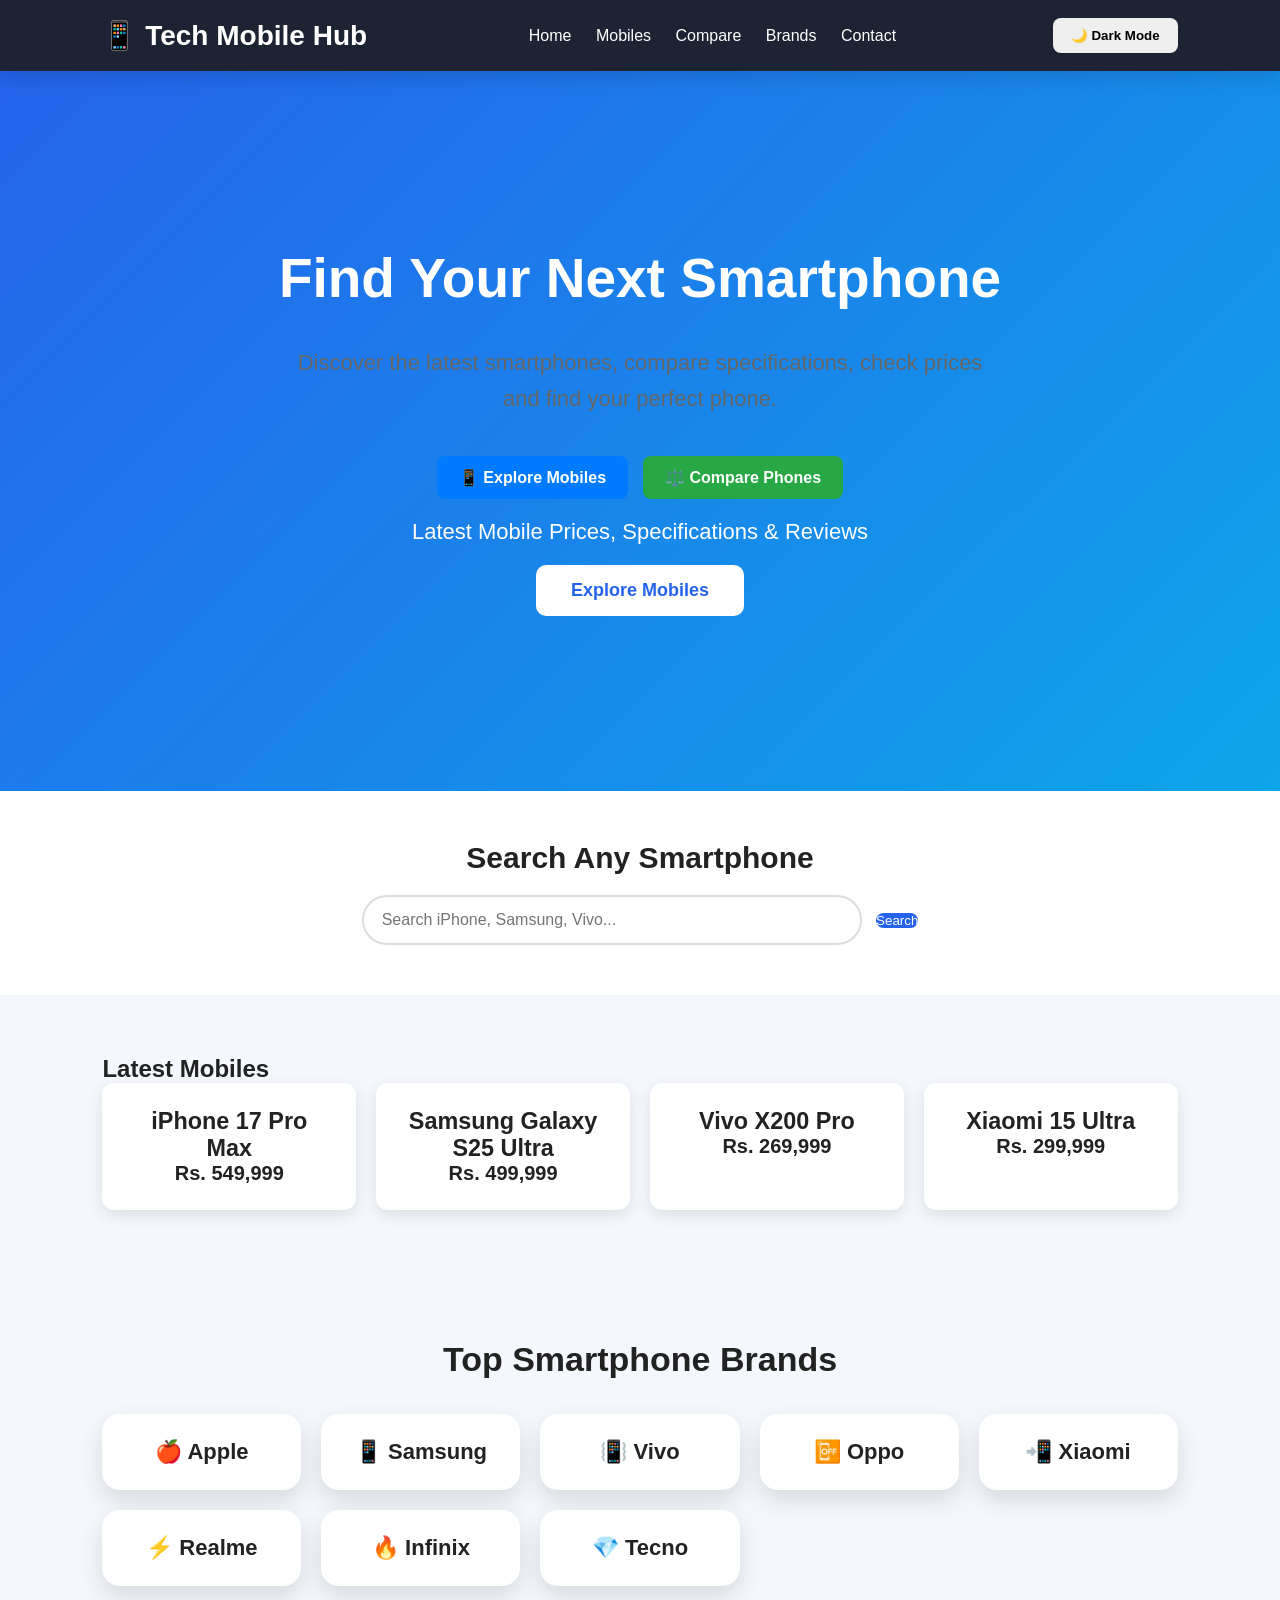
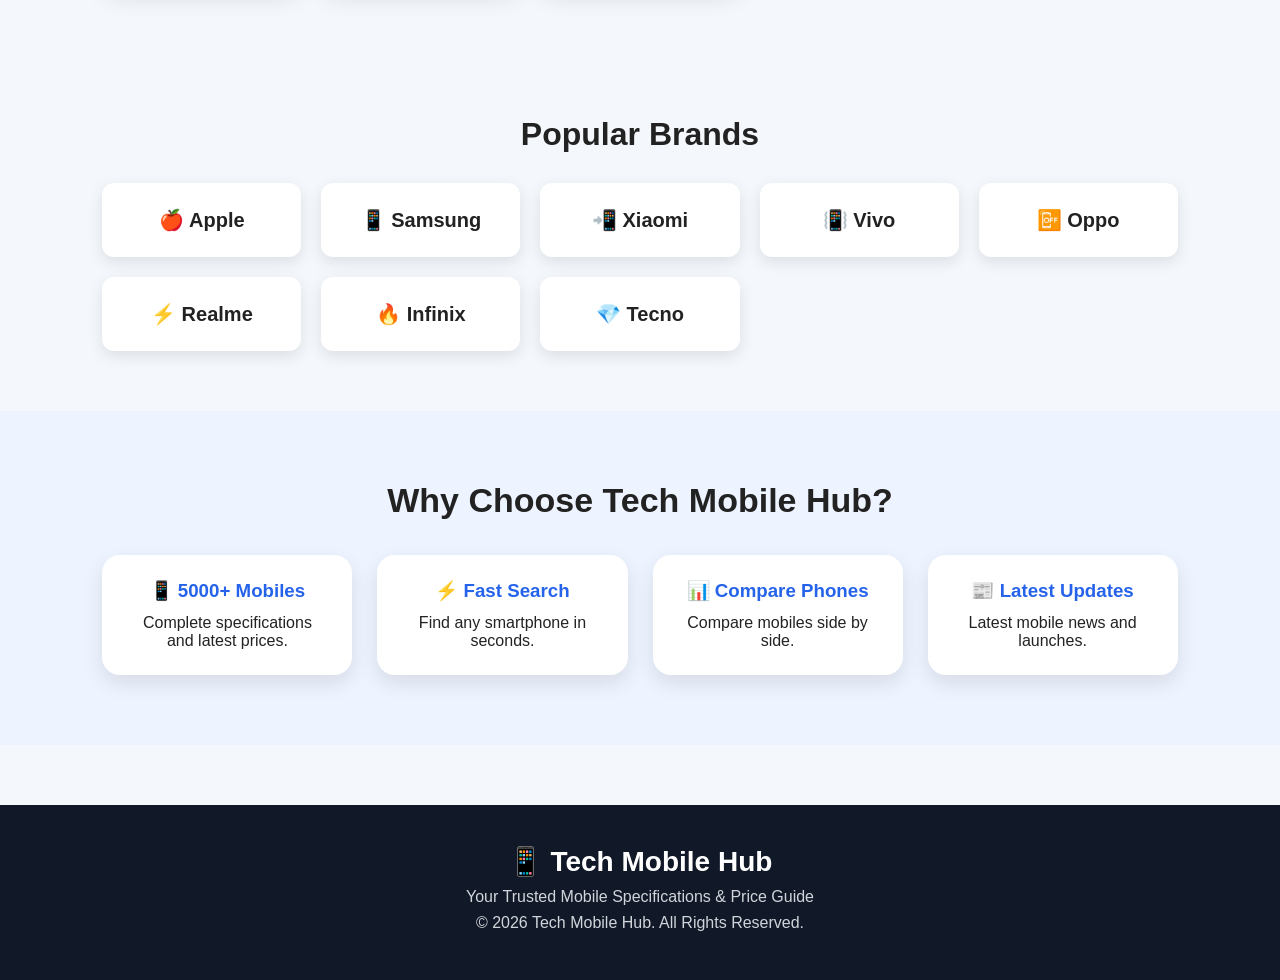
<file: index.html>
<!DOCTYPE html>
<html lang="en">

<head>

<meta charset="UTF-8">
<meta name="viewport" content="width=device-width, initial-scale=1.0">

<title>Tech Mobile Hub</title>

<link rel="stylesheet" href="style.css">

</head>


<body>


<header class="header">

<div class="logo">
📱 Tech Mobile Hub
</div>


<nav>

<a href="index.html">Home</a>

<a href="mobiles.html">Mobiles</a>

<a href="compare.html">Compare</a>

<a href="#">Brands</a>

<a href="#">Contact</a>

</nav>
<button id="theme-btn" onclick="toggleTheme()">
🌙 Dark Mode
</button>

</header>



<section class="hero">

<h1>
Find Your Next Smartphone
</h1>
  <p class="hero-text">
Discover the latest smartphones, compare specifications, check prices and find your perfect phone.
  </p>
  <div class="hero-buttons">
    <a href="mobiles.html" class="hero-btn">📱 Explore Mobiles</a>
    <a href="compare.html" class="hero-btn secondary-btn">⚖️ Compare Phones</a>
  </div>


<p>
Latest Mobile Prices, Specifications & Reviews
</p>


<button onclick="window.location.href='mobiles.html'">

Explore Mobiles

</button>


</section>



<section class="search-section">

<h2>
Search Any Smartphone
</h2>


<input
id="searchInput"
type="text"
placeholder="Search iPhone, Samsung, Vivo..."
onkeyup="liveSearch()"
>

<button onclick="searchMobile()">
Search
</button>


</section>



<section class="latest">

<h2>
Latest Mobiles
</h2>


<div class="brand-box">


<div>

<h3>
iPhone 17 Pro Max
</h3>

<p>
Rs. 549,999
</p>

</div>



<div>

<h3>
Samsung Galaxy S25 Ultra
</h3>

<p>
Rs. 499,999
</p>

</div>



<div>

<h3>
Vivo X200 Pro
</h3>

<p>
Rs. 269,999
</p>

</div>



<div>

<h3>
Xiaomi 15 Ultra
</h3>

<p>
Rs. 299,999
</p>

</div>


</div>


</section>



<section class="top-brands">


<h2>
Top Smartphone Brands
</h2>



<div class="top-brand-grid">


<div class="top-brand" onclick="location.href='mobiles.html?brand=Apple'">
🍎 Apple
</div>


<div class="top-brand" onclick="location.href='mobiles.html?brand=Samsung'">
📱 Samsung
</div>


<div class="top-brand">
📳 Vivo
</div>


<div class="top-brand">
📴 Oppo
</div>


<div class="top-brand">
📲 Xiaomi
</div>


<div class="top-brand">
⚡ Realme
</div>


<div class="top-brand">
🔥 Infinix
</div>


<div class="top-brand">
💎 Tecno
</div>


</div>


</section>
<section class="brands">

<h2>
Popular Brands
</h2>


<div class="brand-box">

<div>🍎 Apple</div>

<div>📱 Samsung</div>

<div>📲 Xiaomi</div>

<div>📳 Vivo</div>

<div>📴 Oppo</div>

<div>⚡ Realme</div>

<div>🔥 Infinix</div>

<div>💎 Tecno</div>


</div>

</section>



<section class="features">


<h2>
Why Choose Tech Mobile Hub?
</h2>


<div class="feature-box">



<div>

<h3>
📱 5000+ Mobiles
</h3>

<p>
Complete specifications and latest prices.
</p>

</div>



<div>

<h3>
⚡ Fast Search
</h3>

<p>
Find any smartphone in seconds.
</p>

</div>



<div>

<h3>
📊 Compare Phones
</h3>

<p>
Compare mobiles side by side.
</p>

</div>



<div>

<h3>
📰 Latest Updates
</h3>

<p>
Latest mobile news and launches.
</p>

</div>



</div>


</section>



<footer class="footer">


<h2>
📱 Tech Mobile Hub
</h2>


<p>
Your Trusted Mobile Specifications & Price Guide
</p>


<p>
© 2026 Tech Mobile Hub. All Rights Reserved.
</p>


</footer>



<script src="mobiles.js"></script>

<script src="script.js"></script>


</body>

</html>
</file>
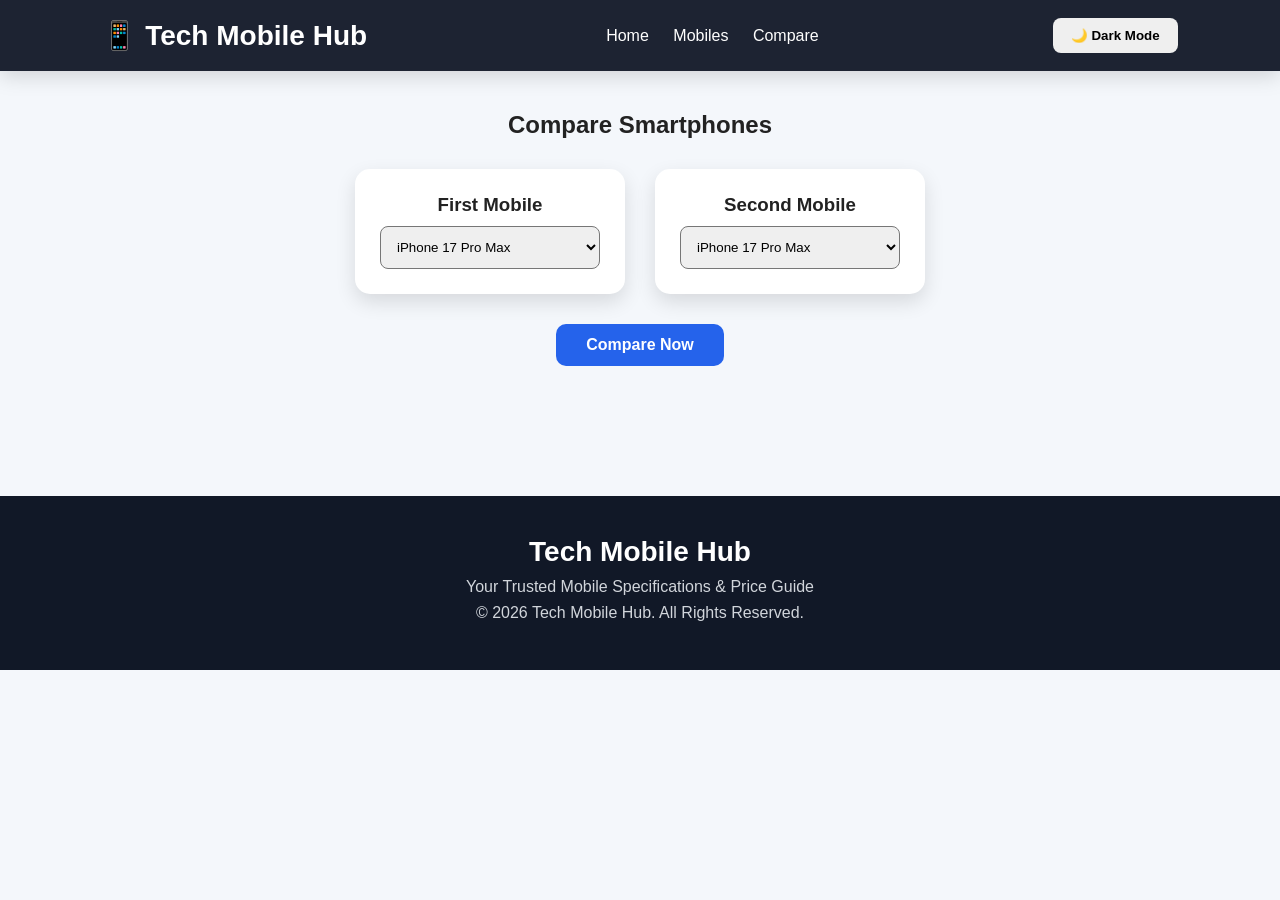
<file: compare.html>
<!DOCTYPE html>
<html lang="en">

<head>

<meta charset="UTF-8">
<meta name="viewport" content="width=device-width, initial-scale=1.0">

<title>Compare Mobiles | Tech Mobile Hub</title>

<link rel="stylesheet" href="style.css">

</head>

<body>


<header class="header">

<div class="logo">
📱 Tech Mobile Hub
</div>


<nav>

<a href="index.html">Home</a>

<a href="mobiles.html">Mobiles</a>

<a href="compare.html">Compare</a>

</nav>
<button id="theme-btn" onclick="toggleTheme()">
🌙 Dark Mode
</button>


</header>



<section class="compare-section">


<h2>
Compare Smartphones
</h2>



<div class="compare-box">


<div class="select-box">

<h3>
First Mobile
</h3>


<select id="first-mobile">

</select>


</div>



<div class="select-box">


<h3>
Second Mobile
</h3>


<select id="second-mobile">

</select>


</div>


</div>



<button class="compare-btn" onclick="compareMobiles()">

Compare Now

</button>



<div id="compare-result" class="compare-result">

</div>



</section>



<footer class="footer">

<h2>
Tech Mobile Hub
</h2>

<p>
Your Trusted Mobile Specifications & Price Guide
</p>

<p>
© 2026 Tech Mobile Hub. All Rights Reserved.
</p>


</footer>



<script src="mobiles.js"></script>

<script src="compare.js"></script>


</body>

</html>
</file>
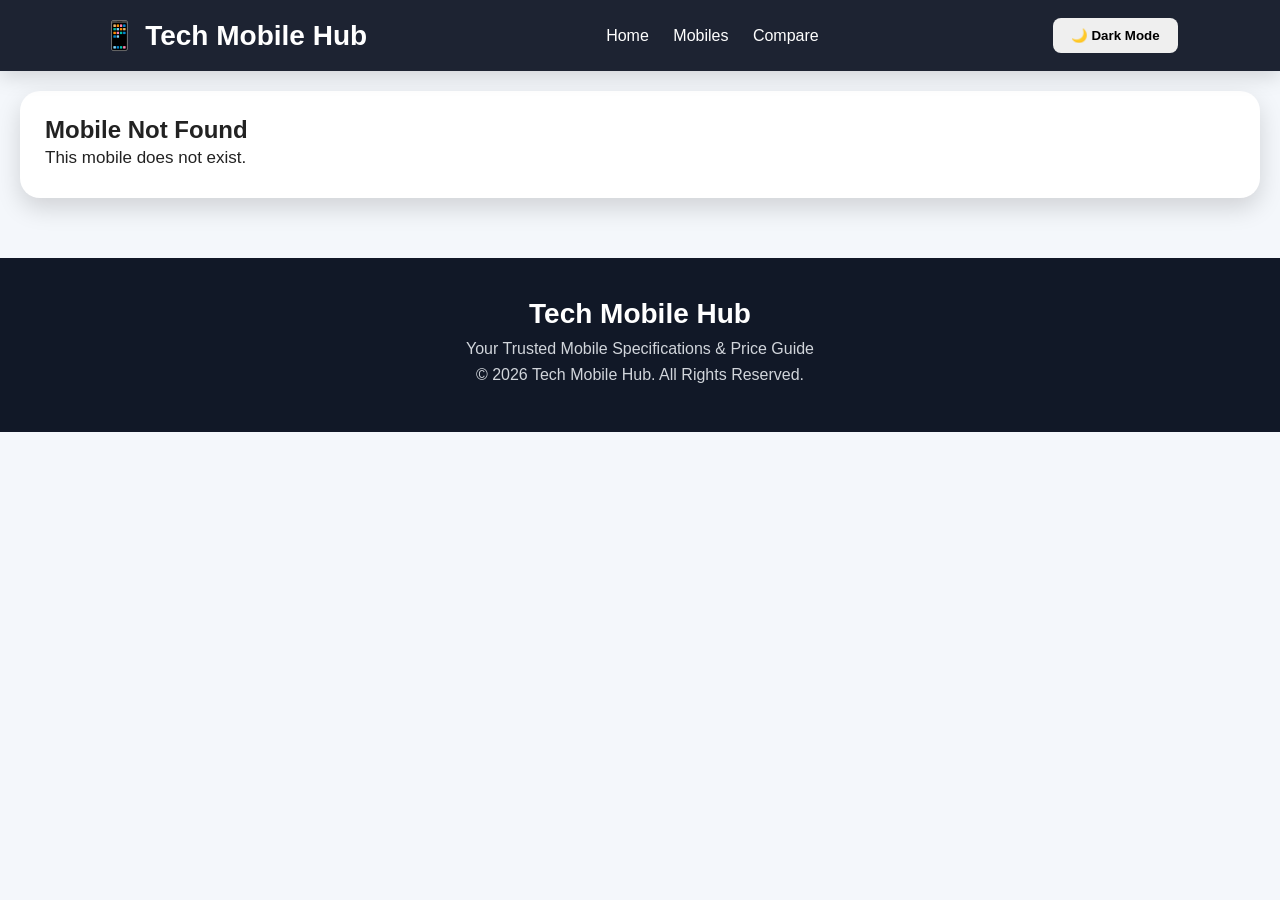
<file: Details.html>
<!DOCTYPE html>
<html lang="en">

<head>

<meta charset="UTF-8">
<meta name="viewport" content="width=device-width, initial-scale=1.0">

<title>Mobile Details | Tech Mobile Hub</title>

<link rel="stylesheet" href="style.css">

</head>


<body>


<header class="header">

<div class="logo">
📱 Tech Mobile Hub
</div>


<nav>

<a href="index.html">Home</a>

<a href="mobiles.html">Mobiles</a>

<a href="compare.html">Compare</a>

</nav>
<button id="theme-btn" onclick="toggleTheme()">
🌙 Dark Mode
</button>


</header>



<section class="details-section">


<div id="mobile-details" class="details-card">

</div>


</section>



<footer class="footer">

<h2>
Tech Mobile Hub
</h2>

<p>
Your Trusted Mobile Specifications & Price Guide
</p>

<p>
© 2026 Tech Mobile Hub. All Rights Reserved.
</p>


</footer>



<script src="mobiles.js"></script>

<script src="details.js"></script>


</body>

</html>
</file>
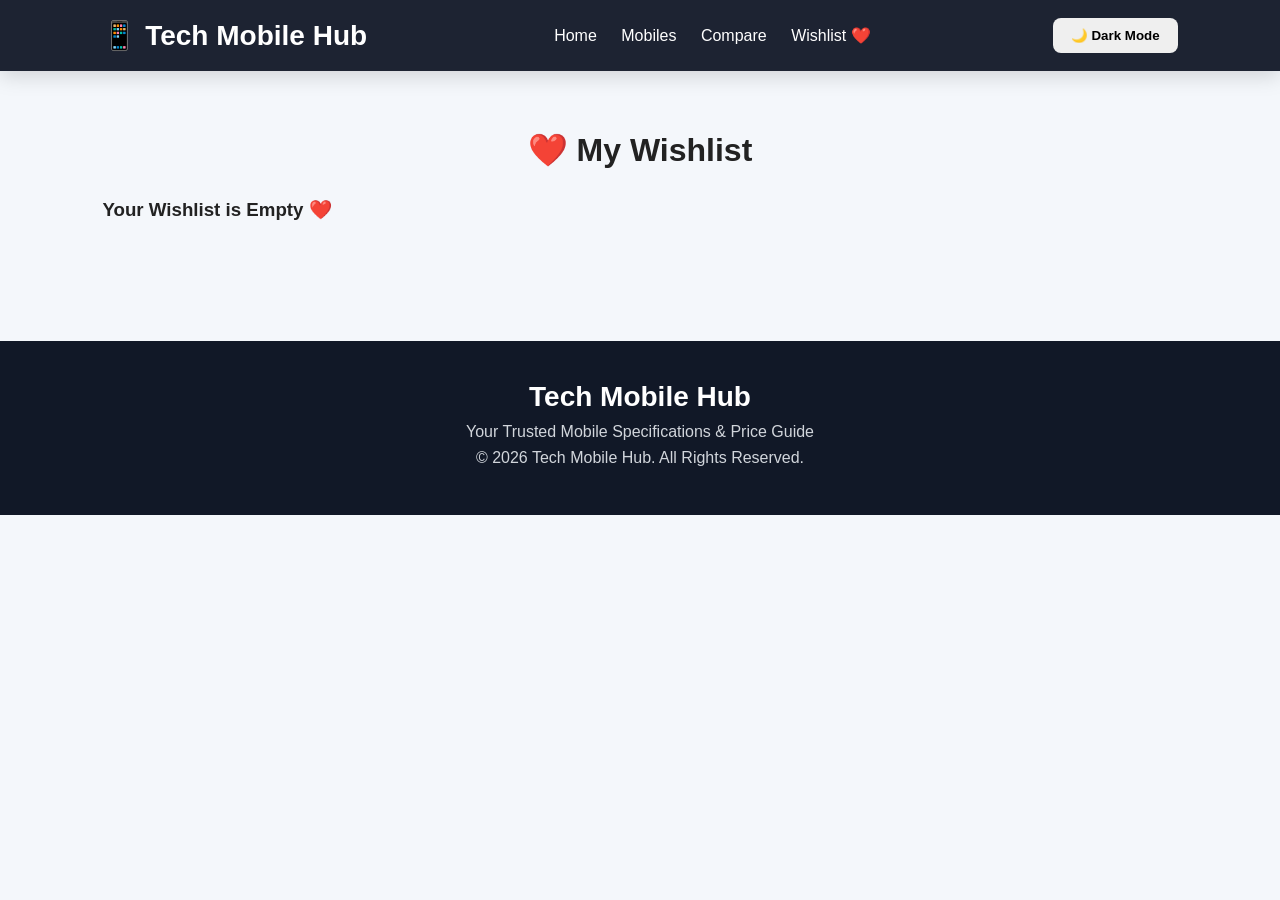
<file: wishlist.html>
<!DOCTYPE html>
<html lang="en">

<head>
<meta charset="UTF-8">
<meta name="viewport" content="width=device-width, initial-scale=1.0">

<title>Wishlist | Tech Mobile Hub</title>

<link rel="stylesheet" href="style.css">

</head>

<body>

<header class="header">

<div class="logo">
📱 Tech Mobile Hub
</div>

<nav>

<a href="index.html">Home</a>
<a href="mobiles.html">Mobiles</a>
<a href="compare.html">Compare</a>
<a href="wishlist.html">Wishlist ❤️</a>

</nav>
<button id="theme-btn" onclick="toggleTheme()">
🌙 Dark Mode
</button>

</header>

<section class="brands">

<h2>❤️ My Wishlist</h2>

<div id="wishlist-list" class="brand-box">

</div>

</section>

<footer class="footer">

<h2>Tech Mobile Hub</h2>

<p>Your Trusted Mobile Specifications & Price Guide</p>

<p>© 2026 Tech Mobile Hub. All Rights Reserved.</p>

</footer>

<script src="mobiles.js"></script>
<script src="wishlist.js"></script>

</body>

</html>
</file>
<file: style.css>
*{
margin:0;
padding:0;
box-sizing:border-box;
font-family:Arial,sans-serif;
}

body{
background:#f4f7fb;
color:#222;
}

.header{
position:sticky;
top:0;
z-index:1000;
background:rgba(17,24,39,.95);
backdrop-filter:blur(10px);
color:white;
padding:18px 8%;
display:flex;
justify-content:space-between;
align-items:center;
flex-wrap:wrap;
box-shadow:0 5px 20px rgba(0,0,0,.15);
}

.logo{
font-size:28px;
font-weight:bold;
}

nav a{
color:#fff;
text-decoration:none;
margin-left:20px;
font-size:16px;
transition:.3s;
}

nav a:hover{
color:#38bdf8;
}

.hero{
text-align:center;
padding:80px 20px;
background:linear-gradient(135deg,#2563eb,#0ea5e9);
color:white;
}

.hero h1{
font-size:45px;
margin-bottom:15px;
}

.hero p{
font-size:20px;
margin-bottom:25px;
}

.hero button{
padding:15px 35px;
font-size:18px;
border:none;
border-radius:10px;
background:#fff;
color:#2563eb;
cursor:pointer;
font-weight:bold;
}

.hero button:hover{
background:#e5e7eb;
}

.brands{
padding:60px 8%;
}

.brands h2{
text-align:center;
margin-bottom:30px;
font-size:32px;
}

.brand-box{
display:grid;
grid-template-columns:repeat(auto-fit,minmax(180px,1fr));
gap:20px;
}

.brand-box div{
background:#fff;
padding:25px;
text-align:center;
border-radius:12px;
box-shadow:0 5px 15px rgba(0,0,0,.1);
font-size:20px;
font-weight:bold;
transition:.3s;
cursor:pointer;
}

.brand-box div:hover{
transform:translateY(-8px);
}
.search-section{
padding:50px 20px;
text-align:center;
background:#ffffff;
}

.search-section h2{
margin-bottom:20px;
font-size:30px;
}

.search-section input{
width:60%;
max-width:500px;
padding:15px;
border:2px solid #2563eb;
border-radius:10px;
font-size:16px;
}

.search-section button{8
padding:15px 25px;
margin-left:10px;
background:#2563eb;
color:white;
border:none;
border-radius:10px;
cursor:pointer;
}

.latest{
padding:60px 8%;
}
.mobile-card{
background:#fff;
padding:20px;
border-radius:12px;
box-shadow:0 5px 15px rgba(0,0,0,.1);
}

.mobile-card h3{
color:#2563eb;
margin-bottom:10px;
}

.mobile-card p{
margin:8px 0;
}

.mobile-card button{
margin-top:15px;
width:100%;
padding:12px;
background:#2563eb;
color:white;
border:none;
border-radius:8px;
cursor:pointer;
}

.mobile-card button:hover{
background:#1d4ed8;
}
/* Premium Card Design */

.mobile-card{
background:#ffffff;
border-radius:20px;
padding:20px;
box-shadow:0 15px 35px rgba(0,0,0,.12);
transition:.4s;
overflow:hidden;
}

.mobile-card:hover{
transform:translateY(-12px) scale(1.03);
box-shadow:0 20px 45px rgba(37,99,235,.25);
}

.mobile-card img{
width:100%;
height:220px;
object-fit:contain;
margin-bottom:15px;
}

.mobile-card h3{
font-size:24px;
color:#111827;
margin-bottom:10px;
}

.mobile-card p{
font-size:15px;
color:#555;
margin:8px 0;
}

.mobile-card button{
width:100%;
padding:14px;
margin-top:15px;
background:linear-gradient(135deg,#2563eb,#0ea5e9);
color:white;
border:none;
border-radius:12px;
font-size:16px;
font-weight:bold;
cursor:pointer;
transition:.3s;
}

.mobile-card button:hover{
transform:scale(1.05);
}
.footer{
background:#111827;
color:white;
text-align:center;
padding:40px 20px;
margin-top:60px;
}

.footer h2{
margin-bottom:10px;
font-size:28px;
}

.footer p{
margin:8px 0;
color:#d1d5db;
}
.features{
padding:70px 8%;
background:#eef4ff;
text-align:center;
}

.features h2{
font-size:34px;
margin-bottom:35px;
}

.feature-box{
display:grid;
grid-template-columns:repeat(auto-fit,minmax(220px,1fr));
gap:25px;
}

.feature-box div{
background:#fff;
padding:25px;
border-radius:18px;
box-shadow:0 8px 20px rgba(0,0,0,.1);
transition:.3s;
}

.feature-box div:hover{
transform:translateY(-8px);
}

.feature-box h3{
margin-bottom:12px;
color:#2563eb;
}
.hero{
min-height:80vh;
display:flex;
flex-direction:column;
justify-content:center;
align-items:center;
text-align:center;
background:linear-gradient(135deg,#2563eb,#0ea5e9);
color:white;
}

.hero h1{
font-size:55px;
font-weight:700;
}

.hero p{
font-size:22px;
margin:20px 0;
max-width:700px;
}

.hero button{
transition:.3s;
}

.hero button:hover{
transform:scale(1.08);
}
.top-brands{
padding:70px 8%;
text-align:center;
}

.top-brands h2{
font-size:34px;
margin-bottom:35px;
}

.top-brand-grid{
display:grid;
grid-template-columns:repeat(auto-fit,minmax(180px,1fr));
gap:20px;
}

.top-brand{
background:white;
padding:25px;
border-radius:18px;
font-size:22px;
font-weight:bold;
box-shadow:0 10px 25px rgba(0,0,0,.12);
transition:.3s;
cursor:pointer;
}

.top-brand:hover{
background:#2563eb;
color:white;
transform:translateY(-8px);
}
/* ===== Details Page ===== */

.details-page{
padding:50px 8%;
background:#f5f7fb;
}

.details-container{
display:flex;
flex-wrap:wrap;
gap:40px;
background:#fff;
padding:30px;
border-radius:15px;
box-shadow:0 5px 20px rgba(0,0,0,.1);
}

.mobile-image{
flex:1;
min-width:280px;
text-align:center;
}

.mobile-image img{
max-width:280px;
width:100%;
}

.mobile-info{
flex:2;
min-width:300px;
}

.mobile-info h1{
font-size:36px;
margin-bottom:10px;
}

.mobile-info h2{
color:#2563eb;
margin-bottom:20px;
}

.buttons{
display:flex;
gap:15px;
margin-bottom:30px;
}

.buy-btn,
.wish-btn{
padding:12px 25px;
border:none;
border-radius:8px;
cursor:pointer;
font-size:16px;
font-weight:bold;
}

.buy-btn{
background:#2563eb;
color:#fff;
}

.wish-btn{
background:#111827;
color:#fff;
}

.specifications{
margin-top:40px;
background:#fff;
padding:25px;
border-radius:15px;
box-shadow:0 5px 20px rgba(0,0,0,.08);
}

.specifications h2{
margin-bottom:20px;
color:#2563eb;
}

.spec-table{
width:100%;
border-collapse:collapse;
}

.spec-table td{
padding:12px;
border:1px solid #ddd;
}

.spec-table tr:nth-child(even){
background:#f8f8f8;
}
.mobile-page{
display:grid;
grid-template-columns:250px 1fr;
gap:25px;
padding:20px;
}

.filter-box{
background:#fff;
padding:20px;
border-radius:12px;
box-shadow:0 5px 15px rgba(0,0,0,.1);
height:fit-content;
}

.filter-box h3{
margin-bottom:15px;
}

.filter-box button{
width:100%;
padding:12px;
margin-bottom:10px;
border:none;
border-radius:8px;
background:#2563eb;
color:white;
cursor:pointer;
font-size:16px;
}

.filter-box button:hover{
background:#1d4ed8;
}
.mobile-img{
width:180px;
height:180px;
object-fit:contain;
display:block;
margin:0 auto 15px;
}

.price-tag{
display:inline-block;
background:#16a34a;
color:#fff;
padding:6px 12px;
border-radius:20px;
font-weight:bold;
margin:10px 0;
}

.card-buttons{
display:flex;
gap:10px;
margin-top:15px;
}

.card-buttons button{
flex:1;
padding:10px;
border:none;
border-radius:8px;
background:#2563eb;
color:#fff;
cursor:pointer;
font-weight:bold;
}

.card-buttons button:hover{
background:#1d4ed8;
}
.mobile-card{
background:white;
padding:20px;
border-radius:18px;
box-shadow:0 8px 25px rgba(0,0,0,.12);
position:relative;
transition:.3s;
}

.mobile-card:hover{
transform:translateY(-8px);
}

.mobile-img{
width:180px;
height:180px;
object-fit:contain;
display:block;
margin:auto;
}

.badge{
position:absolute;
top:15px;
right:15px;
background:#ef4444;
color:white;
padding:5px 12px;
border-radius:20px;
font-size:12px;
font-weight:bold;
}

.rating{
color:#f59e0b;
font-weight:bold;
margin:8px 0;
}

.price-tag{
background:#16a34a;
color:white;
display:inline-block;
padding:8px 15px;
border-radius:20px;
font-weight:bold;
margin:10px 0;
}

.card-buttons{
display:flex;
gap:10px;
margin-top:15px;
}

.card-buttons button{
flex:1;
padding:12px;
border:none;
border-radius:10px;
background:#2563eb;
color:white;
cursor:pointer;
font-weight:bold;
}

.card-buttons button:hover{
background:#1d4ed8;
}
.compare-section{
padding:40px;
text-align:center;
}

.compare-box{
display:flex;
justify-content:center;
gap:30px;
margin:30px 0;
flex-wrap:wrap;
}

.select-box{
background:white;
padding:25px;
border-radius:15px;
box-shadow:0 8px 20px rgba(0,0,0,0.12);
}

.select-box select{
width:220px;
padding:12px;
border-radius:8px;
margin-top:10px;
}

.compare-btn{
padding:12px 30px;
border:none;
border-radius:10px;
background:#2563eb;
color:white;
font-size:16px;
font-weight:bold;
cursor:pointer;
}

.compare-result{
display:flex;
justify-content:center;
gap:25px;
margin-top:30px;
flex-wrap:wrap;
}

.compare-card{
background:white;
padding:20px;
width:280px;
border-radius:15px;
box-shadow:0 8px 20px rgba(0,0,0,0.12);
text-align:left;
}
/* ===========================
   DARK MODE
=========================== */

.dark{
background:#121212;
color:white;
}

.dark .header{
background:#1e1e1e;
}

.dark .footer{
background:#1e1e1e;
}

.dark .mobile-card,
.dark .brand-box div,
.dark .top-brand,
.dark .feature-box div,
.dark .compare-box,
.dark .search-section,
.dark .brands,
.dark .latest{
background:#222;
color:white;
border:1px solid #444;
}

.dark input,
.dark select{
background:#333;
color:white;
border:1px solid #555;
}

.dark button{
background:#007bff;
color:white;
}

#theme-btn{
margin-left:15px;
padding:10px 18px;
border:none;
border-radius:8px;
cursor:pointer;
font-weight:bold;
}
.my-phone{
background:#ff9800;
color:#fff;
padding:4px 8px;
border-radius:20px;
font-size:12px;
margin-left:8px;
font-weight:bold;
display:inline-block;
}
.hero-text{
    text-align:center;
    font-size:18px;
    color:#666;
    margin-top:10px;
    margin-bottom:20px;
    line-height:1.6;
}
.hero-buttons{
    display:flex;
    justify-content:center;
    gap:15px;
    flex-wrap:wrap;
    margin-top:20px;
}

.hero-btn{
    text-decoration:none;
    background:#007bff;
    color:white;
    padding:12px 22px;
    border-radius:8px;
    font-weight:bold;
    transition:0.3s;
}

.hero-btn:hover{
    background:#0056b3;
}

.secondary-btn{
    background:#28a745;
}

.secondary-btn:hover{
    background:#1e7e34;
}
.hero-text,
.hero-buttons{
    animation: fadeUp 1s ease;
}

@keyframes fadeUp{

    from{
        opacity:0;
        transform:translateY(20px);
    }

    to{
        opacity:1;
        transform:translateY(0);
    }

}
.mobile-card{
    background:white;
    border-radius:15px;
    padding:20px;
    box-shadow:0 5px 20px rgba(0,0,0,0.12);
    transition:0.3s;
}

.mobile-card:hover{
    transform:translateY(-8px);
    box-shadow:0 10px 25px rgba(0,0,0,0.2);
}

.mobile-img{
    width:100%;
    height:250px;
    object-fit:contain;
    border-radius:10px;
}

.badge{
    display:inline-block;
    background:#ff4757;
    color:white;
    padding:5px 12px;
    border-radius:20px;
    font-size:12px;
    font-weight:bold;
}
.my-phone{
    display:inline-block;
    background:#ff9800;
    color:white;
    font-size:13px;
    padding:5px 10px;
    border-radius:20px;
    margin-left:8px;
    font-weight:bold;
    animation:pulse 1.5s infinite;
}

@keyframes pulse{

    0%{
        transform:scale(1);
    }

    50%{
        transform:scale(1.08);
    }

    100%{
        transform:scale(1);
    }

}
#searchInput{
    width:80%;
    max-width:500px;
    padding:14px 18px;
    border-radius:30px;
    border:2px solid #ddd;
    font-size:16px;
    outline:none;
    transition:0.3s;
}

#searchInput:focus{
    border-color:#007bff;
    box-shadow:0 0 10px rgba(0,123,255,0.3);
}
button{
    cursor:pointer;
    transition:0.3s;
}

.brand-btn{
    background:#007bff;
    color:white;
    border:none;
    padding:10px 18px;
    border-radius:25px;
    margin:5px;
    font-weight:bold;
}

.brand-btn:hover{
    background:#0056b3;
    transform:translateY(-3px);
}
.card-buttons{
    display:flex;
    flex-wrap:wrap;
    gap:10px;
    margin-top:20px;
}

.card-buttons button{
    flex:1;
    min-width:120px;
    padding:10px;
    border:none;
    border-radius:10px;
    background:#007bff;
    color:white;
    font-weight:bold;
    transition:0.3s;
}

.card-buttons button:hover{
    transform:translateY(-3px);
    opacity:0.9;
}

.card-buttons button:nth-child(2){
    background:#e91e63;
}

.card-buttons button:nth-child(3){
    background:#28a745;
}
.details-card{
    background:white;
    padding:25px;
    margin:20px;
    border-radius:20px;
    box-shadow:0 10px 25px rgba(0,0,0,0.15);
    animation:fadeUp 0.8s ease;
}

.details-card img{
    width:100%;
    max-height:400px;
    object-fit:contain;
    border-radius:15px;
}

.details-card h1{
    font-size:30px;
    color:#007bff;
}

.details-card p{
    font-size:17px;
    line-height:1.7;
}
</file>
